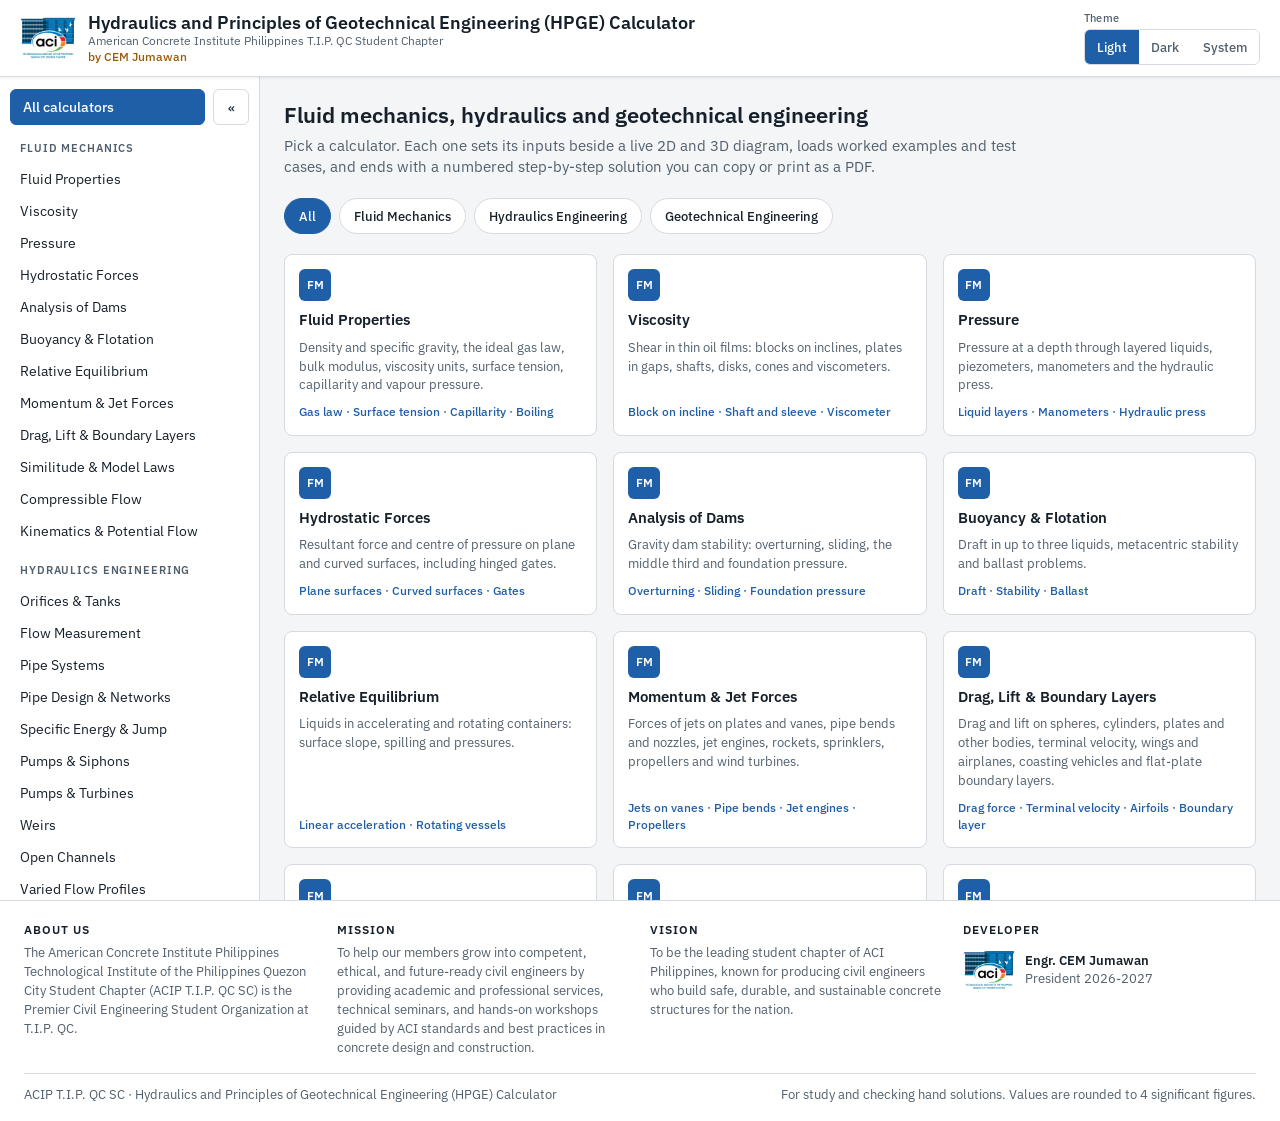
<file: index.html>
<!DOCTYPE html>
<html lang="en" data-theme="light">
<head>
<meta charset="utf-8">
<meta name="viewport" content="width=device-width, initial-scale=1, viewport-fit=cover">
<script>
/* Theme: light by default; the viewer can pick Dark or System (follows the device). */
(function () { var m = 'light'; try { m = localStorage.getItem('fmh.theme') || 'light'; } catch (e) {}
  if (m === 'system') document.documentElement.removeAttribute('data-theme');
  else document.documentElement.setAttribute('data-theme', m === 'dark' ? 'dark' : 'light');
  try { if (localStorage.getItem('fmh.rail') === '1') document.documentElement.classList.add('rail'); } catch (e) {} })();
</script>
<title>Hydraulics and Principles of Geotechnical Engineering (HPGE) Calculator</title>
<meta name="description" content="Fluid mechanics, hydraulics and geotechnical engineering calculators with live diagrams and numbered worked solutions. American Concrete Institute Philippines T.I.P. QC Student Chapter.">
<link rel="icon" type="image/png" href="logo.png">
<link rel="stylesheet" href="fonts.css">
<style>
:root {
  --bg: #F3F5F7; --panel: #FFFFFF; --ink: #16202B; --muted: #52606D; --rule: #D5DBE1;
  --accent: #1F5FA8; --accent-ink: #FFFFFF; --tint: #E8F0FA; --brand: #9A5B00;
  --sans: "IBM Plex Sans", system-ui, sans-serif;
  color-scheme: light;
}
@media (prefers-color-scheme: dark) {
  :root:not([data-theme="light"]) {
    --bg: #0F151C; --panel: #18212B; --ink: #E6EDF3; --muted: #9AA7B4; --rule: #2B3744;
    --accent: #74ACEC; --accent-ink: #0F151C; --tint: #1D2C3D; --brand: #E9B44C; color-scheme: dark;
  }
}
:root[data-theme="dark"] {
  --bg: #0F151C; --panel: #18212B; --ink: #E6EDF3; --muted: #9AA7B4; --rule: #2B3744;
  --accent: #74ACEC; --accent-ink: #0F151C; --tint: #1D2C3D; --brand: #E9B44C; color-scheme: dark;
}
* { box-sizing: border-box; }
html { -webkit-text-size-adjust: 100%; }
html, body { margin: 0; }
body { background: var(--bg); color: var(--ink); font: 15px/1.45 var(--sans); }
button:focus-visible, a:focus-visible { outline: 2px solid var(--accent); outline-offset: 2px; }
[hidden] { display: none !important; }

/* The header, sidebar and calculator fill the first screen; the footer sits below it. */
.shell { display: flex; flex-direction: column; height: 100vh; height: 100dvh; }

/* Header: logo and titles on the left, labelled controls on the right. */
header.top {
  position: relative; z-index: 20; background: var(--panel); border-bottom: 1px solid var(--rule);
  box-shadow: 0 1px 4px rgba(22, 32, 43, .08);
  display: flex; flex-wrap: wrap; gap: 12px 20px; align-items: center; justify-content: space-between;
  padding: 10px max(20px, env(safe-area-inset-right, 0px)) 10px max(20px, env(safe-area-inset-left, 0px));
  padding-top: max(10px, env(safe-area-inset-top, 0px));
}
.brand { display: flex; gap: 12px; align-items: center; min-width: 0; text-decoration: none; color: inherit; }
.brand img { height: 56px; width: 56px; flex: none; object-fit: contain; display: block; }
.brand h1 { margin: 0; font-size: 18px; font-weight: 600; line-height: 1.2; }
.brand p { margin: 0; font-size: 12px; color: var(--muted); line-height: 1.3; }
.brand .by { color: var(--brand); font-weight: 500; }
.ctrls { display: flex; flex-wrap: wrap; gap: 10px 14px; align-items: flex-end; }
.ctrl { display: flex; flex-direction: column; gap: 3px; font-size: 11px; color: var(--muted); font-weight: 500; letter-spacing: .02em; }
.seg { display: inline-flex; border: 1px solid var(--rule); border-radius: 6px; overflow: hidden; height: 36px; }
.seg button { font: 500 13px var(--sans); color: var(--muted); background: var(--panel); border: 0; padding: 0 12px; cursor: pointer; min-width: 44px; }
.seg button:hover { color: var(--ink); }
.seg button[aria-checked="true"] { background: var(--accent); color: var(--accent-ink); }
.btn { font: 500 13px var(--sans); color: var(--ink); background: var(--panel); border: 1px solid var(--rule); border-radius: 6px; height: 36px; padding: 0 12px; cursor: pointer; display: inline-flex; align-items: center; justify-content: center; gap: 6px; white-space: nowrap; }
.btn:hover { border-color: var(--accent); color: var(--accent); }

/* Sidebar: every module, grouped by discipline. */
.body { flex: 1; display: flex; min-height: 0; }
.side { flex: 0 0 260px; background: var(--panel); border-right: 1px solid var(--rule); padding: 12px 10px 20px; overflow-y: auto; }
.sidetop { display: flex; gap: 8px; }
.homeb { flex: 1; justify-content: flex-start; border-color: transparent; font-size: 14px; }
.homeb.on { background: var(--accent); border-color: var(--accent); color: var(--accent-ink); }
.homeb.on:hover { color: var(--accent-ink); }
.railbtn { flex: 0 0 36px; padding: 0; }
.navbtn { display: none; }
.navhead { font-size: 11px; font-weight: 600; letter-spacing: .08em; text-transform: uppercase; color: var(--muted); padding: 16px 10px 6px; }
.navitem { width: 100%; font: 400 14px/1.3 var(--sans); text-align: left; color: var(--ink); background: transparent; border: 0; border-radius: 6px; padding: 6px 10px; min-height: 32px; cursor: pointer; display: flex; align-items: center; }
.navitem:hover { background: var(--tint); }
.navitem.on { background: var(--accent); color: var(--accent-ink); font-weight: 500; }
.railonly { display: none; flex-direction: column; gap: 6px; margin-top: 10px; }
.railic { width: 36px; height: 36px; border-radius: 6px; border: 1px solid var(--rule); background: var(--panel); color: var(--ink); font: 600 11px var(--sans); cursor: pointer; display: flex; align-items: center; justify-content: center; }
.railic:hover { border-color: var(--accent); color: var(--accent); }
.railic.on { background: var(--accent); border-color: var(--accent); color: var(--accent-ink); }
html.rail .side { flex-basis: 57px; padding-inline: 10px; }
html.rail .side .navlist, html.rail .side .homeb { display: none; }
html.rail .side .railonly { display: flex; }

/* Main area: the home page of cards, or one calculator. */
main.main { flex: 1; position: relative; min-width: 0; }
main iframe { position: absolute; inset: 0; width: 100%; height: 100%; border: 0; display: block; background: var(--bg); }
.home { position: absolute; inset: 0; overflow-y: auto; padding: 24px; }
.home .h2 { margin: 0; font-size: 22px; font-weight: 600; line-height: 1.25; }
.home .lead { margin: 6px 0 0; max-width: 760px; color: var(--muted); }
.pills { display: flex; flex-wrap: wrap; gap: 8px; margin: 20px 0; }
.pillbtn { font: 500 13px var(--sans); color: var(--ink); background: var(--panel); border: 1px solid var(--rule); border-radius: 18px; height: 36px; padding: 0 14px; cursor: pointer; }
.pillbtn:hover { border-color: var(--accent); }
.pillbtn[aria-pressed="true"] { background: var(--accent); border-color: var(--accent); color: var(--accent-ink); }
.grid { display: grid; grid-template-columns: repeat(auto-fill, minmax(240px, 1fr)); gap: 16px; }
.mcard { display: flex; flex-direction: column; gap: 8px; text-align: left; font: inherit; color: var(--ink); background: var(--panel); border: 1px solid var(--rule); border-radius: 8px; padding: 14px; cursor: pointer; min-height: 150px; }
.mcard:hover { border-color: var(--accent); }
.mc-ic { width: 32px; height: 32px; border-radius: 6px; background: var(--accent); color: var(--accent-ink); font-size: 12px; font-weight: 600; display: flex; align-items: center; justify-content: center; }
.mc-t { font-weight: 600; font-size: 15px; }
.mc-d { font-size: 13px; color: var(--muted); }
.mc-f { font-size: 12px; color: var(--accent); font-weight: 500; margin-top: auto; }

/* Footer */
footer.foot { border-top: 1px solid var(--rule); background: var(--panel); color: var(--muted); font-size: 13px;
  padding: 20px max(24px, env(safe-area-inset-right, 0px)) calc(16px + env(safe-area-inset-bottom, 0px)) max(24px, env(safe-area-inset-left, 0px)); }
.footgrid { display: grid; grid-template-columns: repeat(auto-fit, minmax(220px, 1fr)); gap: 20px; }
.foot h2 { margin: 0 0 6px; font-size: 12px; font-weight: 600; letter-spacing: .08em; text-transform: uppercase; color: var(--ink); }
.foot p { margin: 0; }
.foot .dev { display: flex; gap: 10px; align-items: center; }
.foot .dev img { height: 52px; width: 52px; object-fit: contain; }
.foot .dev strong { color: var(--ink); font-weight: 600; }
.footbase { border-top: 1px solid var(--rule); margin-top: 16px; padding-top: 12px; display: flex; flex-wrap: wrap; gap: 6px 24px; justify-content: space-between; }

/* Phones and narrow tablets: the page scrolls as one; the module list opens from a button. */
@media (max-width: 820px) {
  .shell { height: auto; min-height: 100dvh; }
  header.top { padding: 10px max(12px, env(safe-area-inset-right, 0px)) 10px max(12px, env(safe-area-inset-left, 0px)); padding-top: max(10px, env(safe-area-inset-top, 0px)); }
  .brand img { height: 44px; width: 44px; }
  .brand h1 { font-size: 16px; }
  .body { flex-direction: column; flex: none; }
  .side, html.rail .side { flex: none; border-right: 0; border-bottom: 1px solid var(--rule); padding: 10px max(12px, env(safe-area-inset-right, 0px)) 10px max(12px, env(safe-area-inset-left, 0px)); overflow: visible; }
  html.rail .side .homeb { display: inline-flex; }
  html.rail .side .railonly, .railbtn { display: none; }
  .navbtn { display: inline-flex; }
  .navlist, html.rail .side .navlist { display: none; }
  .side.navopen .navlist { display: block; }
  .btn, .seg, .pillbtn { height: 44px; }
  .seg button { min-width: 48px; }
  .navitem { min-height: 44px; }
  .homeb { border-color: var(--rule); }
  main.main { flex: none; }
  .home { position: static; padding: 16px max(16px, env(safe-area-inset-right, 0px)) 24px max(16px, env(safe-area-inset-left, 0px)); }
  /* The solver frame is sized to its whole content (see fit below), so the page scrolls as one and
     the footer follows the solver. A swipe inside a frame never scrolls the page on iOS or Android. */
  main iframe { position: static; height: 80vh; height: 80dvh; }
  footer.foot { padding-inline: max(16px, env(safe-area-inset-left, 0px)); }
}
</style>
</head>
<body>
<div class="shell">
<header class="top">
  <a class="brand" href="#" id="brandLink">
    <img src="logo.png" width="56" height="56" alt="ACI Philippines T.I.P. Quezon City Student Chapter logo">
    <div>
      <h1>Hydraulics and Principles of Geotechnical Engineering (HPGE) Calculator</h1>
      <p>American Concrete Institute Philippines T.I.P. QC Student Chapter</p>
      <p class="by">by CEM Jumawan</p>
    </div>
  </a>
  <div class="ctrls">
    <div class="ctrl"><span id="themeLbl">Theme</span>
      <div class="seg theme" role="radiogroup" aria-labelledby="themeLbl">
        <button type="button" role="radio" data-mode="light" aria-checked="false" title="Light theme">Light</button><button type="button" role="radio" data-mode="dark" aria-checked="false" title="Dark theme">Dark</button><button type="button" role="radio" data-mode="system" aria-checked="false" title="Follow the device setting">System</button>
      </div>
    </div>
  </div>
</header>
<div class="body">
  <nav class="side" id="side" aria-label="Calculators">
    <div class="sidetop">
      <button type="button" class="btn homeb" id="homeBtn">All calculators</button>
      <button type="button" class="btn navbtn" id="navBtn" aria-expanded="false" aria-controls="navlist">Modules</button>
      <button type="button" class="btn railbtn" id="railBtn" title="Collapse the sidebar" aria-label="Collapse the sidebar">«</button>
    </div>
    <div class="navlist" id="navlist"></div>
    <div class="railonly" id="railonly"></div>
  </nav>
  <main class="main" id="main">
    <section class="home" id="home" aria-labelledby="homeTitle" hidden>
      <h2 class="h2" id="homeTitle">Fluid mechanics, hydraulics and geotechnical engineering</h2>
      <p class="lead">Pick a calculator. Each one sets its inputs beside a live 2D and 3D diagram, loads worked examples and test cases, and ends with a numbered step-by-step solution you can copy or print as a PDF.</p>
      <div class="pills" id="pills" role="group" aria-label="Filter by discipline"></div>
      <div class="grid" id="cards"></div>
    </section>
    <iframe id="pane-fm" title="Fluid Mechanics solver" data-src="fm/index.html" hidden></iframe>
    <iframe id="pane-hyd" title="Hydraulics Engineering solver" data-src="hyd/index.html" hidden></iframe>
    <iframe id="pane-geo" title="Geotechnical Engineering solver" data-src="geo/index.html" hidden></iframe>
  </main>
</div>
</div>
<footer class="foot">
  <div class="footgrid">
    <section><h2>About Us</h2><p>The American Concrete Institute Philippines Technological Institute of the Philippines Quezon City Student Chapter (ACIP T.I.P. QC SC) is the Premier Civil Engineering Student Organization at T.I.P. QC.</p></section>
    <section><h2>Mission</h2><p>To help our members grow into competent, ethical, and future-ready civil engineers by providing academic and professional services, technical seminars, and hands-on workshops guided by ACI standards and best practices in concrete design and construction.</p></section>
    <section><h2>Vision</h2><p>To be the leading student chapter of ACI Philippines, known for producing civil engineers who build safe, durable, and sustainable concrete structures for the nation.</p></section>
    <section><h2>Developer</h2><div class="dev"><img src="logo.png" width="52" height="52" alt=""><p><strong>Engr. CEM Jumawan</strong><br>President 2026-2027</p></div></section>
  </div>
  <div class="footbase">
    <span>ACIP T.I.P. QC SC · Hydraulics and Principles of Geotechnical Engineering (HPGE) Calculator</span>
    <span>For study and checking hand solutions. Values are rounded to 4 significant figures.</span>
  </div>
</footer>
<noscript><p style="padding:16px">This calculator needs JavaScript to run.</p></noscript>
<script>
(function () {
  'use strict';
  // Every module, in the order of each solver's own module list (the sidebar clicks the solver's
  // n-th module tab, so this order must match fm/app.js, hyd/app.js and geo/app.js).
  var DISC = [
    { id: 'fm', name: 'Fluid Mechanics', ic: 'FM', mods: [
      ['Fluid Properties', 'Density and specific gravity, the ideal gas law, bulk modulus, viscosity units, surface tension, capillarity and vapour pressure.', 'Gas law · Surface tension · Capillarity · Boiling'],
      ['Viscosity', 'Shear in thin oil films: blocks on inclines, plates in gaps, shafts, disks, cones and viscometers.', 'Block on incline · Shaft and sleeve · Viscometer'],
      ['Pressure', 'Pressure at a depth through layered liquids, piezometers, manometers and the hydraulic press.', 'Liquid layers · Manometers · Hydraulic press'],
      ['Hydrostatic Forces', 'Resultant force and centre of pressure on plane and curved surfaces, including hinged gates.', 'Plane surfaces · Curved surfaces · Gates'],
      ['Analysis of Dams', 'Gravity dam stability: overturning, sliding, the middle third and foundation pressure.', 'Overturning · Sliding · Foundation pressure'],
      ['Buoyancy & Flotation', 'Draft in up to three liquids, metacentric stability and ballast problems.', 'Draft · Stability · Ballast'],
      ['Relative Equilibrium', 'Liquids in accelerating and rotating containers: surface slope, spilling and pressures.', 'Linear acceleration · Rotating vessels'],
      ['Momentum & Jet Forces', 'Forces of jets on plates and vanes, pipe bends and nozzles, jet engines, rockets, sprinklers, propellers and wind turbines.', 'Jets on vanes · Pipe bends · Jet engines · Propellers'],
      ['Drag, Lift & Boundary Layers', 'Drag and lift on spheres, cylinders, plates and other bodies, terminal velocity, wings and airplanes, coasting vehicles and flat-plate boundary layers.', 'Drag force · Terminal velocity · Airfoils · Boundary layer'],
      ['Similitude & Model Laws', 'Froude, Reynolds, Weber and Mach model laws: model speeds, scale ratios and prototype forces, discharges, power and times.', 'Froude law · Reynolds law · Scale ratios'],
      ['Compressible Flow', 'Gas processes, speed of sound and Mach number, isentropic flow, nozzles and choking, shocks and expansion waves, Fanno, Rayleigh and isothermal pipe flow, Pitot tubes.', 'Mach number · Nozzles · Shocks · Fanno · Rayleigh'],
      ['Kinematics & Potential Flow', 'Velocity fields, stream functions and potentials: acceleration, rotation, continuity, particle paths, Bernoulli between points, and ideal flows past half-bodies, ovals, cylinders and vortices.', 'Velocity fields · ψ and φ · Superposition · Vortices']
    ] },
    { id: 'hyd', name: 'Hydraulics Engineering', ic: 'HY', mods: [
      ['Orifices & Tanks', 'Flow through orifices and tubes, tank draining times, and two connected tanks.', 'Steady flow · Draining · Two tanks'],
      ['Flow Measurement', 'Bernoulli between two sections, Venturi, flow-nozzle and orifice meters, nozzles at pipe ends and Pitot tubes.', 'Venturi · Orifice meter · Nozzle · Pitot tube'],
      ['Pipe Systems', 'Head losses and flows in single, series and parallel pipes, three reservoirs and equivalent pipes.', 'Darcy · Hazen-Williams · Manning · Three reservoirs'],
      ['Pipe Design & Networks', 'Solve a pipe or duct for head loss, discharge or size (Darcy, Moody/Colebrook, Hazen-Williams, Manning, laminar flow), and pipe networks by Hardy Cross.', 'Find Q or D · Ducts · Laminar · Hardy Cross'],
      ['Specific Energy & Jump', 'Critical and alternate depths, choking over steps, hydraulic jumps and sluice gates.', 'Specific energy · Hydraulic jump · Sluice gate'],
      ['Pumps & Siphons', 'The energy equation with pumps and turbines, siphon summit pressure and nozzle jet power.', 'Pump · Turbine · Siphon · Nozzle'],
      ['Pumps & Turbines', 'Specific speed and machine constants, similar pumps and turbines, Pelton wheels, impeller velocity triangles, pump and system curves, cavitation and propellers.', 'Specific speed · Affinity laws · Pelton wheel · Operating point'],
      ['Weirs', 'Discharge over rectangular, V-notch, Cipolletti and broad-crested weirs, or the head for a given flow.', 'Rectangular · V-notch · Broad-crested · Reservoir lowering'],
      ['Open Channels', 'Manning uniform flow: discharge, normal depth, slope and the most efficient section.', 'Normal depth · Best section · Circular conduits'],
      ['Varied Flow Profiles', 'Gradually varied flow by the step method: water surface profiles (M1, M2, S2, H3 ...), lengths between depths, Manning n or discharge from two depths, and reservoir outflow into a channel.', 'Step method · Profile type · Find n or Q'],
      ['Water Hammer', 'Pressure rise from valve closure, wave celerity and pipe hoop stress, with an animated surge.', 'Rapid closure · Slow closure · Hoop stress'],
      ['Surges & Flood Routing', 'Unsteady flow: time to establish flow, U-tube and tank oscillations, surge tanks after load changes, and reservoir and channel flood routing.', 'Surge tank · Mass oscillation · Modified Puls · Muskingum']
    ] },
    { id: 'geo', name: 'Geotechnical Engineering', ic: 'GE', mods: [
      ['Permeability & Seepage', 'Constant and falling head tests, layered soil and computed flow nets under sheet piles and dams.', 'Lab tests · Layered soil · Flow nets'],
      ['Effective Stress', 'Total stress, pore pressure and effective stress through a layered profile, with capillarity and seepage.', 'Soil profile · Capillary rise · Seepage'],
      ['Stresses in Soil', 'Boussinesq stress increase under point, line, strip, circular and rectangular loads, and the 2:1 method.', 'Point and line loads · Footings · Pressure bulbs'],
      ['Consolidation', 'Primary settlement of normally and over-consolidated clays, time rate and secondary compression.', 'Settlement · Time rate · Secondary compression'],
      ['Shear Strength', 'Mohr circles, Mohr–Coulomb failure, direct shear, triaxial and unconfined compression tests.', 'Mohr circle · Direct shear · Triaxial'],
      ['Lateral Earth Pressure & Retaining Walls', 'Rankine and Coulomb earth pressures, and the stability of cantilever and gravity retaining walls.', 'Rankine · Coulomb · Wall stability'],
      ['Slope Stability', 'Infinite slopes, Culmann plane failure and the method of slices (Fellenius and Bishop).', 'Infinite slope · Culmann · Method of slices']
    ] }
  ];
  var byId = {}; DISC.forEach(function (d) { byId[d.id] = d; });
  function el(tag, cls, text) { var e = document.createElement(tag); if (cls) e.className = cls; if (text != null) e.textContent = text; return e; }
  function frame(id) { return document.getElementById('pane-' + id); }
  function frames() { return DISC.map(function (d) { return frame(d.id); }); }

  var S = { view: 'home', disc: null, pending: {}, filter: 'all' };
  var side = document.getElementById('side'), navBtn = document.getElementById('navBtn');

  // ---- Sidebar, rail and home cards ----
  var navlist = document.getElementById('navlist'), railonly = document.getElementById('railonly');
  var items = {};
  DISC.forEach(function (d) {
    navlist.append(el('div', 'navhead', d.name));
    items[d.id] = d.mods.map(function (m, i) {
      var b = el('button', 'navitem', m[0]); b.type = 'button';
      b.addEventListener('click', function () { open(d.id, i); });
      navlist.append(b); return b;
    });
    var r = el('button', 'railic', d.ic); r.type = 'button'; r.dataset.disc = d.id; r.title = d.name; r.setAttribute('aria-label', d.name);
    r.addEventListener('click', function () { open(d.id, null); });
    railonly.append(r);
  });
  var railHome = el('button', 'railic', '⌂'); railHome.type = 'button'; railHome.title = 'All calculators'; railHome.setAttribute('aria-label', 'All calculators');
  railHome.addEventListener('click', function () { showHome(); });
  railonly.prepend(railHome);

  var pills = document.getElementById('pills'), cards = document.getElementById('cards');
  [['all', 'All']].concat(DISC.map(function (d) { return [d.id, d.name]; })).forEach(function (p) {
    var b = el('button', 'pillbtn', p[1]); b.type = 'button'; b.dataset.f = p[0];
    b.addEventListener('click', function () { S.filter = p[0]; drawCards(); });
    pills.append(b);
  });
  function drawCards() {
    Array.prototype.forEach.call(pills.children, function (b) { b.setAttribute('aria-pressed', b.dataset.f === S.filter ? 'true' : 'false'); });
    cards.innerHTML = '';
    DISC.forEach(function (d) {
      if (S.filter !== 'all' && S.filter !== d.id) return;
      d.mods.forEach(function (m, i) {
        var c = el('button', 'mcard'); c.type = 'button';
        var ic = el('span', 'mc-ic', d.ic); ic.title = d.name;
        c.append(ic, el('span', 'mc-t', m[0]), el('span', 'mc-d', m[1]), el('span', 'mc-f', m[2]));
        c.addEventListener('click', function () { open(d.id, i); });
        cards.append(c);
      });
    });
  }
  drawCards();

  document.getElementById('homeBtn').addEventListener('click', function () { showHome(); });
  document.getElementById('brandLink').addEventListener('click', function (e) { e.preventDefault(); showHome(); });
  navBtn.addEventListener('click', function () { setNav(!side.classList.contains('navopen')); });
  function setNav(on) { side.classList.toggle('navopen', on); navBtn.setAttribute('aria-expanded', on ? 'true' : 'false'); navBtn.textContent = on ? 'Hide modules' : 'Modules'; }
  var railBtn = document.getElementById('railBtn');
  function setRail(on, save) {
    document.documentElement.classList.toggle('rail', on);
    railBtn.textContent = on ? '»' : '«';
    railBtn.title = on ? 'Expand the sidebar' : 'Collapse the sidebar'; railBtn.setAttribute('aria-label', railBtn.title);
    if (save) { try { localStorage.setItem('fmh.rail', on ? '1' : '0'); } catch (e) {} }
    frames().forEach(function (fr) { try { if (!fr.hidden && fr.contentWindow) fr.contentWindow.dispatchEvent(new Event('resize')); } catch (e) {} });
  }
  railBtn.addEventListener('click', function () { setRail(!document.documentElement.classList.contains('rail'), true); });
  setRail(document.documentElement.classList.contains('rail'), false);

  // ---- Theme: Light (default), Dark, or System (follows the device) ----
  var THEME_KEY = 'fmh.theme';
  var modeBtns = Array.prototype.slice.call(document.querySelectorAll('.theme button'));
  function themeMode() { var m = null; try { m = localStorage.getItem(THEME_KEY); } catch (e) {} return (m === 'dark' || m === 'system') ? m : 'light'; }
  function setTheme(m, save) {
    var de = document.documentElement;
    if (m === 'system') de.removeAttribute('data-theme'); else de.setAttribute('data-theme', m);
    modeBtns.forEach(function (b) { var on = b.dataset.mode === m; b.setAttribute('aria-checked', on ? 'true' : 'false'); b.tabIndex = on ? 0 : -1; });
    if (save) { try { localStorage.setItem(THEME_KEY, m); } catch (e) {} }
  }
  modeBtns.forEach(function (b, i) {
    b.addEventListener('click', function () { setTheme(b.dataset.mode, true); });
    b.addEventListener('keydown', function (e) {
      if (e.key !== 'ArrowRight' && e.key !== 'ArrowLeft') return;
      e.preventDefault();
      var n = modeBtns[(i + (e.key === 'ArrowRight' ? 1 : modeBtns.length - 1)) % modeBtns.length];
      n.focus(); setTheme(n.dataset.mode, true);
    });
  });
  setTheme(themeMode(), false);

  // Pass the page theme (light/dark override) to the embedded solvers.
  function syncTheme(fr) {
    try {
      var d = fr.contentDocument && fr.contentDocument.documentElement; if (!d) return;
      var t = document.documentElement.getAttribute('data-theme');
      if (t) d.setAttribute('data-theme', t); else d.removeAttribute('data-theme');
    } catch (e) {}
  }
  new MutationObserver(function () { frames().forEach(syncTheme); })
    .observe(document.documentElement, { attributes: true, attributeFilter: ['data-theme'] });

  // ---- Phones: grow the visible solver frame to its content, so the page scrolls as one ----
  var phone = window.matchMedia('(max-width: 820px)');
  function fit(fr) {
    try {
      var d = fr.contentDocument; if (!d || !d.documentElement || !d.body) return;
      // The solvers size some panels with vh; inside a content-sized frame that would track the
      // frame, so hand them the phone's own viewport height instead.
      d.documentElement.style.setProperty('--vh', (window.innerHeight / 100) + 'px');
      if (!phone.matches) { fr.style.height = ''; return; }
      if (fr.hidden) return;
      var h = Math.ceil(d.documentElement.getBoundingClientRect().height);
      if (h > 0 && Math.abs(h - fr.offsetHeight) > 1) fr.style.height = h + 'px';
    } catch (e) {}
  }
  function fitFrames() { frames().forEach(fit); }
  window.addEventListener('resize', fitFrames);
  if (phone.addEventListener) phone.addEventListener('change', fitFrames); else if (phone.addListener) phone.addListener(fitFrames);

  // ---- The solver's own module tabs (hidden inside this page) drive which module shows ----
  function tabsOf(id) { try { var d = frame(id).contentDocument; return d ? d.querySelectorAll('#tabs button') : []; } catch (e) { return []; } }
  function activeOf(id) { var t = tabsOf(id); for (var i = 0; i < t.length; i++) if (t[i].getAttribute('aria-selected') === 'true') return i; return -1; }
  function pick(id, i) { var t = tabsOf(id); if (t[i] && t[i].getAttribute('aria-selected') !== 'true') t[i].click(); }
  function watch(fr, id) {
    try {
      var w = fr.contentWindow, d = fr.contentDocument;
      if (!w || !d || fr._watched === d) return;
      fr._watched = d;
      if (w.ResizeObserver) new w.ResizeObserver(function () { fit(fr); }).observe(d.body);
      var tabs = d.getElementById('tabs');
      if (tabs) new w.MutationObserver(refresh).observe(tabs, { childList: true, subtree: true, attributes: true, attributeFilter: ['aria-selected'] });
      fit(fr);
    } catch (e) {}
  }

  function refresh() {
    var mod = S.view === 'calc' ? activeOf(S.disc) : -1;
    DISC.forEach(function (d) { items[d.id].forEach(function (b, i) { b.classList.toggle('on', d.id === S.disc && i === mod && S.view === 'calc'); }); });
    Array.prototype.forEach.call(railonly.children, function (b) { b.classList.toggle('on', S.view === 'calc' ? b.dataset.disc === S.disc : b === railHome); });
    document.getElementById('homeBtn').classList.toggle('on', S.view === 'home');
    var hash = S.view === 'calc' ? '#' + S.disc + (mod >= 0 ? '/' + (mod + 1) : '') : '';
    if (location.hash !== hash) { try { history.replaceState(null, '', hash || location.pathname + location.search); } catch (e) {} }
    var m = mod >= 0 && byId[S.disc] ? byId[S.disc].mods[mod] : null;
    document.title = (m ? m[0] + ' · ' : '') + 'Hydraulics and Principles of Geotechnical Engineering (HPGE) Calculator';
  }

  function showHome() {
    S.view = 'home'; S.disc = null;
    document.getElementById('home').hidden = false;
    frames().forEach(function (fr) { fr.hidden = true; });
    setNav(false); refresh();
  }

  // Open a discipline at module i (0-based), or at whichever module it last showed (i = null).
  function open(id, i) {
    if (!byId[id]) id = 'fm';
    S.view = 'calc'; S.disc = id;
    document.getElementById('home').hidden = true;
    frames().forEach(function (fr) {
      var on = fr.id === 'pane-' + id;
      if (on && !fr.getAttribute('src')) {
        fr.addEventListener('load', function () {
          syncTheme(fr); watch(fr, id);
          if (S.pending[id] != null) { pick(id, S.pending[id]); S.pending[id] = null; }
          refresh();
        });
        fr.setAttribute('src', fr.dataset.src);
      }
      fr.hidden = !on;
      if (on) { try { fr.contentWindow && fr.contentWindow.dispatchEvent(new Event('resize')); } catch (e) {} fit(fr); }
    });
    if (i != null) { if (tabsOf(id).length) pick(id, i); else S.pending[id] = i; }
    setNav(false); refresh();
    if (phone.matches) { var mtop = document.getElementById('main').getBoundingClientRect().top; if (mtop < 0) window.scrollBy(0, mtop); }
  }

  // The solvers hand generated PDFs to this page, which owns the viewer's download permission.
  // The PDF arrives as a Blob made inside the solver's frame; copy it into a Blob of this page
  // first, because the viewer's save call does not accept objects from another frame.
  window.FMH_save = async function (filename, blob) {
    var d = null;
    try { if (window.claude && typeof window.claude.use === 'function') d = await window.claude.use('downloads'); } catch (e) { d = null; }
    if (!d) return { status: 'none' };
    var buf = await blob.arrayBuffer();
    var tries = [
      function () { return new Blob([new Uint8Array(buf)], { type: 'application/pdf' }); },
      function () { var u = new Uint8Array(buf.byteLength); u.set(new Uint8Array(buf)); return u.buffer; }
    ];
    var code = 'unavailable';
    for (var i = 0; i < tries.length; i++) {
      try { await d.save({ filename: filename, data: tries[i]() }); return { status: 'saved' }; }
      catch (e) {
        code = (e && e.code) || 'unavailable';
        if (code === 'declined' || code === 'rate_limited') return { status: 'declined', code: code };
        if (code !== 'bad_request' && code !== 'transform_error') break;
      }
    }
    return { status: 'failed', code: code };
  };

  // Last resort: a plain download link clicked from this page.
  window.FMH_link = function (filename, blob) {
    try {
      var url = URL.createObjectURL(new Blob([blob], { type: 'application/pdf' }));
      var a = document.createElement('a'); a.href = url; a.download = filename; a.rel = 'noopener';
      document.body.appendChild(a); a.click(); a.remove();
      setTimeout(function () { URL.revokeObjectURL(url); }, 60000);
      return true;
    } catch (e) { return false; }
  };

  // Start: #fm, #hyd or #geo open that discipline, #hyd/3 opens its third module; otherwise the home page.
  function route() {
    var m = /^#(fm|hyd|geo)(?:\/(\d+))?$/.exec(location.hash || '');
    if (m) open(m[1], m[2] ? Math.max(0, Math.min(byId[m[1]].mods.length, +m[2]) - 1) : null);
    else showHome();
  }
  window.addEventListener('hashchange', route);
  route();
})();
</script>
</body>
</html>
</file>
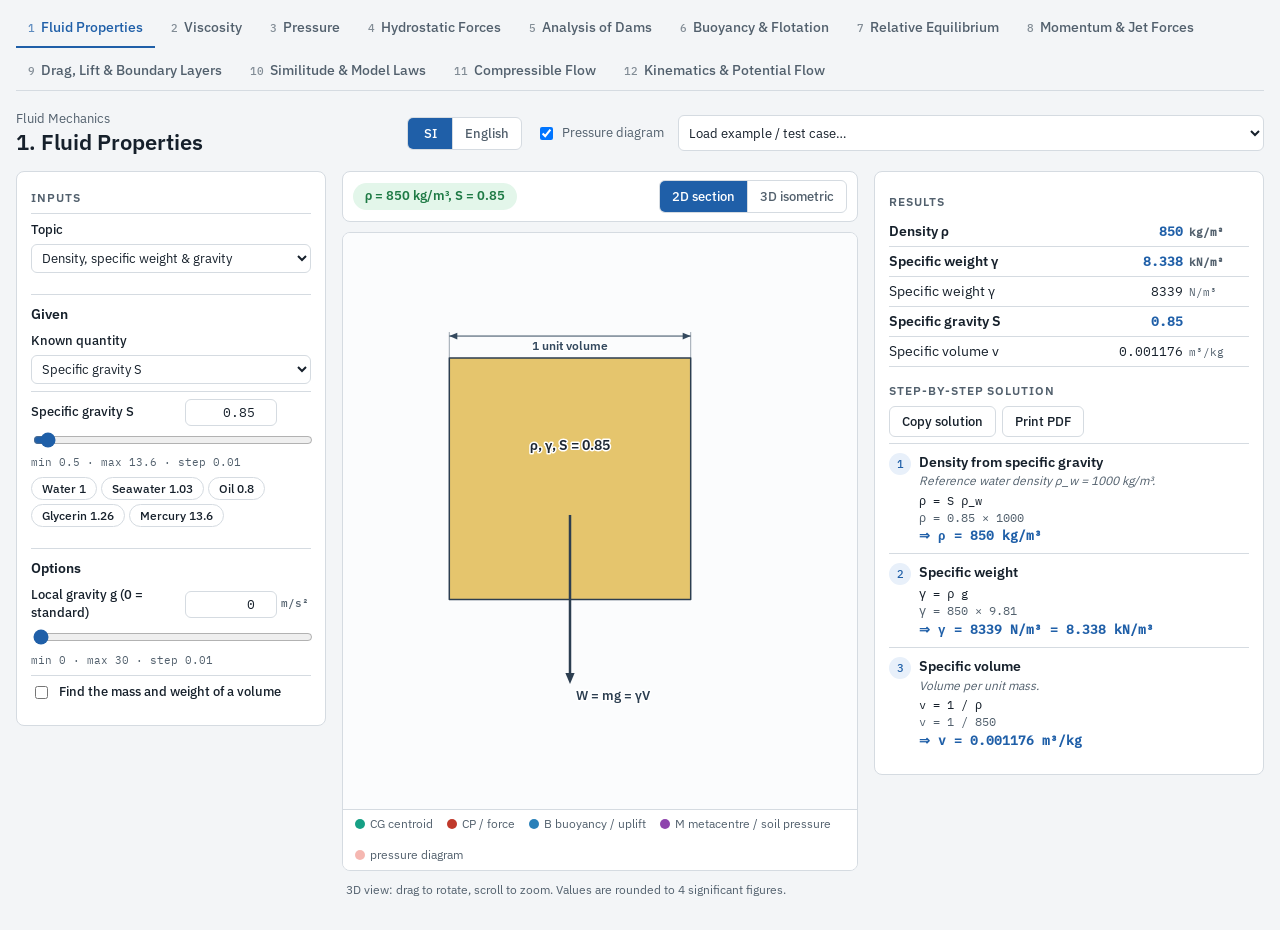
<file: fm/index.html>
<!DOCTYPE html>
<html lang="en">
<head>
  <meta charset="utf-8">
<script>
/* Theme from the main page (light by default); when opened on its own, from the saved choice. */
(function () { var de = document.documentElement, m = 'light';
  try { if (window.parent !== window) { var p = window.parent.document.documentElement; de.classList.add('embedded'); m = p.hasAttribute('data-theme') ? p.getAttribute('data-theme') : 'system'; } else { m = localStorage.getItem('fmh.theme') || 'light'; } } catch (e) {}
  if (m === 'system') de.removeAttribute('data-theme'); else de.setAttribute('data-theme', m === 'dark' ? 'dark' : 'light'); })();
</script>
  <meta name="viewport" content="width=device-width, initial-scale=1">
  <title>Fluid Mechanics</title>
  <link rel="stylesheet" href="../fonts.css">
  <link rel="stylesheet" href="styles.css">
  <link rel="stylesheet" href="../skin.css">
</head>
<body>
<div class="wrap">
  <nav class="tabs" id="tabs" role="tablist" aria-label="Modules"></nav>
  <div class="bar">
    <div class="ttl"><div class="crumb">Fluid Mechanics</div><h2 id="modTitle">Module</h2></div>
    <div class="seg" role="group" aria-label="Units">
      <button type="button" id="uSI" aria-pressed="true">SI</button><button type="button" id="uEN" aria-pressed="false">English</button>
    </div>
    <label class="tog"><input type="checkbox" id="showP" checked> Pressure diagram</label>
    <select id="examples" aria-label="Load example"></select>
  </div>
  <main class="layout">
    <aside class="panel" id="controlsPanel" aria-label="Inputs">
      <div class="ph">Inputs</div>
      <div id="controls"></div>
    </aside>
    <section id="center">
      <div class="panel anim">
        <div id="statusPill" class="pill"></div>
        <div class="seg" id="viewSeg" role="group" aria-label="Diagram view">
          <button type="button" data-v="2d" class="on" aria-pressed="true">2D section</button><button type="button" data-v="3d" aria-pressed="false">3D isometric</button>
        </div>
        <button type="button" id="resetIso" class="btn small" hidden>Reset to isometric</button>
      </div>
      <div class="panel cv">
        <div class="canvas-wrap">
          <svg id="svg2d" xmlns="http://www.w3.org/2000/svg"></svg>
          <canvas id="cv3d" hidden></canvas>
        </div>
        <div class="legend">
          <span><i style="background:#16a085"></i>CG centroid</span>
          <span><i style="background:#c0392b"></i>CP / force</span>
          <span><i style="background:#2980b9"></i>B buoyancy / uplift</span>
          <span><i style="background:#8e44ad"></i>M metacentre / soil pressure</span>
          <span><i style="background:#e74c3c;opacity:.4"></i>pressure diagram</span>
        </div>
      </div>
      <div class="hint">3D view: drag to rotate, scroll to zoom. Values are rounded to 4 significant figures.</div>
    </section>
    <aside class="panel" id="right" aria-label="Results and solution">
      <div id="msgs"></div>
      <div class="ph">Results</div>
      <table class="results" id="results"></table>
      <div class="stephead">
        <div class="ph" style="margin:0">Step-by-step solution</div>
        <div class="btns"><button type="button" class="copy" id="copySol">Copy solution</button><button type="button" class="copy" id="pdfSol">Print PDF</button></div>
      </div>
      <ol class="steps" id="steps"></ol>
    </aside>
  </main>
</div>
  <script src="../vendor/html2canvas.min.js"></script>
  <script src="../vendor/jspdf.umd.min.js"></script>
  <script src="../report.js"></script>
  <script src="physics.js"></script>
  <script src="physics2.js"></script>
  <script src="physProps.js"></script>
  <script src="physStat.js"></script>
  <script src="physGate.js"></script>
  <script src="physMom.js"></script>
  <script src="physDrag.js"></script>
  <script src="physComp.js"></script>
  <script src="physKin.js"></script>
  <script src="ui.js"></script>
  <script src="iso3d.js"></script>
  <script src="scene.js"></script>
  <script src="mod1.js"></script>
  <script src="mod2.js"></script>
  <script src="mod3.js"></script>
  <script src="modV.js"></script>
  <script src="modP.js"></script>
  <script src="modD.js"></script>
  <script src="modF.js"></script>
  <script src="modJ.js"></script>
  <script src="modK.js"></script>
  <script src="modS.js"></script>
  <script src="modC.js"></script>
  <script src="modN.js"></script>
  <script src="statX.js"></script>
  <script src="statY.js"></script>
  <script src="app.js"></script>
</body>
</html>
</file>
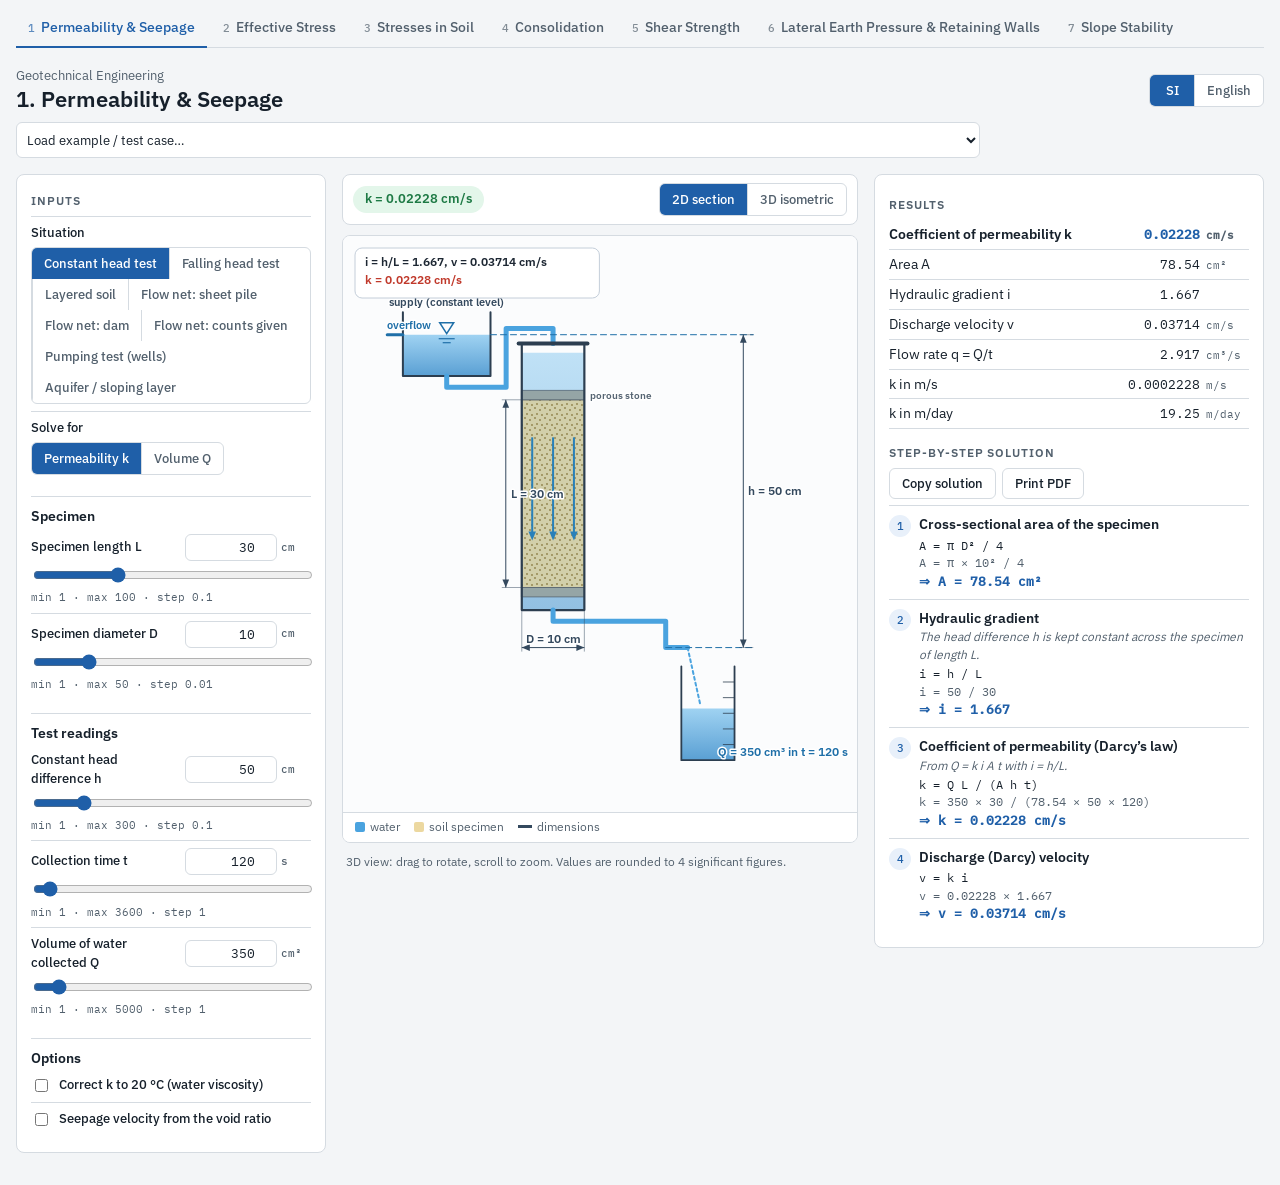
<file: geo/index.html>
<!DOCTYPE html>
<html lang="en">
<head>
  <meta charset="utf-8">
<script>
/* Theme from the main page (light by default); when opened on its own, from the saved choice. */
(function () { var de = document.documentElement, m = 'light';
  try { if (window.parent !== window) { var p = window.parent.document.documentElement; de.classList.add('embedded'); m = p.hasAttribute('data-theme') ? p.getAttribute('data-theme') : 'system'; } else { m = localStorage.getItem('fmh.theme') || 'light'; } } catch (e) {}
  if (m === 'system') de.removeAttribute('data-theme'); else de.setAttribute('data-theme', m === 'dark' ? 'dark' : 'light'); })();
</script>
  <meta name="viewport" content="width=device-width, initial-scale=1">
  <title>Geotechnical Engineering</title>
  <link rel="stylesheet" href="../fonts.css">
  <link rel="stylesheet" href="../fm/styles.css">
  <link rel="stylesheet" href="styles.css">
  <link rel="stylesheet" href="../skin.css">
</head>
<body>
<div class="wrap">
  <nav class="tabs" id="tabs" role="tablist" aria-label="Modules"></nav>
  <div class="bar">
    <div class="ttl"><div class="crumb">Geotechnical Engineering</div><h2 id="modTitle">Module</h2></div>
    <div class="seg" role="group" aria-label="Units">
      <button type="button" id="uSI" aria-pressed="true">SI</button><button type="button" id="uEN" aria-pressed="false">English</button>
    </div>
    <label class="tog" id="showPWrap"><input type="checkbox" id="showP" checked> <span id="showPLabel">Pressure diagram</span></label>
    <select id="examples" aria-label="Load example"></select>
  </div>
  <main class="layout">
    <aside class="panel" id="controlsPanel" aria-label="Inputs">
      <div class="ph">Inputs</div>
      <div id="controls"></div>
    </aside>
    <section id="center">
      <div class="panel anim">
        <div id="statusPill" class="pill"></div>
        <div class="seg" id="viewSeg" role="group" aria-label="Diagram view">
          <button type="button" data-v="2d" class="on" aria-pressed="true">2D section</button><button type="button" data-v="3d" aria-pressed="false">3D isometric</button>
        </div>
        <button type="button" id="resetIso" class="btn small" hidden>Reset to isometric</button>
      </div>
      <div class="panel cv">
        <div class="canvas-wrap">
          <svg id="svg2d" xmlns="http://www.w3.org/2000/svg"></svg>
          <canvas id="cv3d" hidden></canvas>
        </div>
        <div class="legend" id="legend"></div>
      </div>
      <div class="panel cv" id="plotPanel" hidden>
        <div class="plot-wrap"><svg id="svgPlot" xmlns="http://www.w3.org/2000/svg"></svg></div>
      </div>
      <div class="hint" id="hint">3D view: drag to rotate, scroll to zoom. Values are rounded to 4 significant figures.</div>
    </section>
    <aside class="panel" id="right" aria-label="Results and solution">
      <div id="msgs"></div>
      <div class="ph">Results</div>
      <table class="results" id="results"></table>
      <div class="stephead">
        <div class="ph" style="margin:0">Step-by-step solution</div>
        <div class="btns"><button type="button" class="copy" id="copySol">Copy solution</button><button type="button" class="copy" id="pdfSol">Print PDF</button></div>
      </div>
      <ol class="steps" id="steps"></ol>
    </aside>
  </main>
</div>
  <script src="../vendor/html2canvas.min.js"></script>
  <script src="../vendor/jspdf.umd.min.js"></script>
  <script src="../report.js"></script>
  <script src="core.js"></script>
  <script src="seep.js"></script>
  <script src="phase.js"></script>
  <script src="es.js"></script>
  <script src="stress.js"></script>
  <script src="cons.js"></script>
  <script src="shear.js"></script>
  <script src="lateral.js"></script>
  <script src="slope.js"></script>
  <script src="../fm/ui.js"></script>
  <script src="../fm/iso3d.js"></script>
  <script src="geoui.js"></script>
  <script src="profile.js"></script>
  <script src="modSeep.js"></script>
  <script src="modES.js"></script>
  <script src="modStress.js"></script>
  <script src="modCons.js"></script>
  <script src="modShear.js"></script>
  <script src="modLat.js"></script>
  <script src="modSlope.js"></script>
  <script src="app.js"></script>
</body>
</html>
</file>
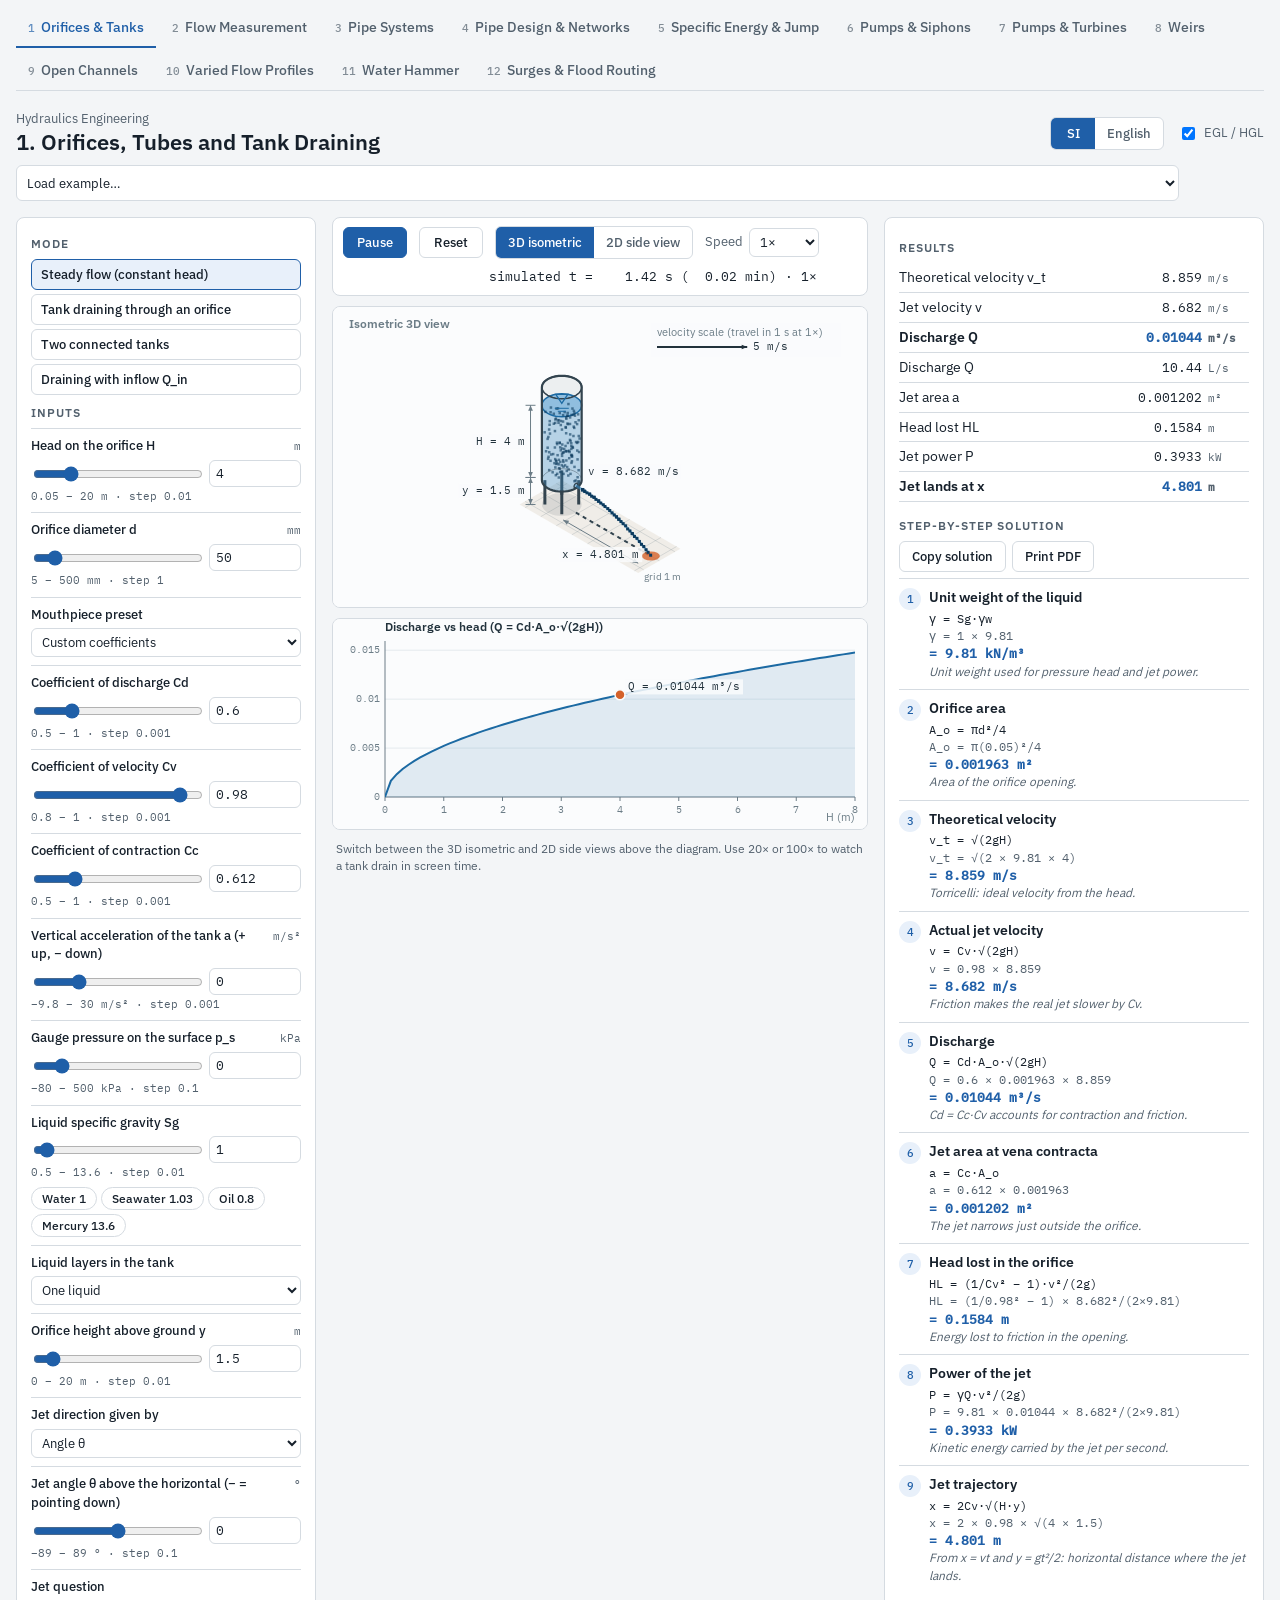
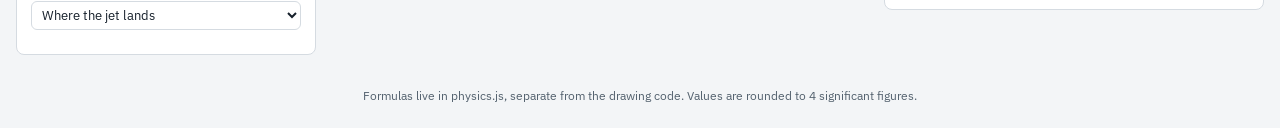
<file: hyd/index.html>
<!DOCTYPE html>
<html lang="en">
<head>
<meta charset="utf-8">
<script>
/* Theme from the main page (light by default); when opened on its own, from the saved choice. */
(function () { var de = document.documentElement, m = 'light';
  try { if (window.parent !== window) { var p = window.parent.document.documentElement; de.classList.add('embedded'); m = p.hasAttribute('data-theme') ? p.getAttribute('data-theme') : 'system'; } else { m = localStorage.getItem('fmh.theme') || 'light'; } } catch (e) {}
  if (m === 'system') de.removeAttribute('data-theme'); else de.setAttribute('data-theme', m === 'dark' ? 'dark' : 'light'); })();
</script>
<meta name="viewport" content="width=device-width, initial-scale=1, viewport-fit=cover">
<title>Hydraulics Engineering</title>
  <link rel="stylesheet" href="../fonts.css">
<style>
/* Layout: lab console — controls | live diagram | worked solution, under a centered title block */
:root {
  --paper: #f2f5f6;
  --panel: #ffffff;
  --ink: #15242d;
  --muted: #5a6b75;
  --rule: #d3dce0;
  --accent: #d4612a;
  --accent-ink: #ffffff;
  --water: #2f86c4;
  --chip: #e8eef1;
  --err-bg: #fde8e6; --err: #a3281f;
  --warn-bg: #fff3d9; --warn: #8a5a00;
  --info-bg: #e6f1f9; --info: #1f5f8f;
  /* canvas palette */
  --c-bg: #fbfcfd; --c-grid: #e4eaee; --c-ink: #22323c; --c-muted: #6c7d87;
  --c-water: #3a90cc; --c-water-deep: #1c6aa3; --c-part: #0d3b5e; --c-foam: #ffffff;
  --c-egl: #d4612a; --c-hgl: #6b4fc8; --c-danger: #d23b3b; --c-ok: #2e8b57;
  --c-soil: #c8b79c; --c-wall: #33444f; --c-air: #fff4dc; --c-pipe: #8796a0;
  --f-display: "IBM Plex Sans", system-ui, sans-serif;
  --f-body: "IBM Plex Sans", system-ui, sans-serif;
  --f-mono: "IBM Plex Mono", ui-monospace, Menlo, Consolas, monospace;
}
@media (prefers-color-scheme: dark) {
  :root:not([data-theme="light"]) {
    --paper: #0e161b; --panel: #142029; --ink: #e1eaee; --muted: #93a5af; --rule: #263642;
    --accent: #f08a50; --accent-ink: #1a0d05; --water: #57a9e0; --chip: #1c2b36;
    --err-bg: #3a1714; --err: #ffb4a8; --warn-bg: #352708; --warn: #f5cd7a; --info-bg: #10293b; --info: #9fd0f2;
    --c-bg: #111c23; --c-grid: #1f2e38; --c-ink: #d7e2e8; --c-muted: #8fa1ab;
    --c-water: #3d97d6; --c-water-deep: #79bdeb; --c-part: #e4f4ff; --c-foam: #ffffff;
    --c-egl: #f08a50; --c-hgl: #a88cff; --c-danger: #ff6b6b; --c-ok: #57c78a;
    --c-soil: #5d513f; --c-wall: #b9c7cf; --c-air: #2b2a22; --c-pipe: #6f808b;
    color-scheme: dark;
  }
}
:root[data-theme="dark"] {
  --paper: #0e161b; --panel: #142029; --ink: #e1eaee; --muted: #93a5af; --rule: #263642;
  --accent: #f08a50; --accent-ink: #1a0d05; --water: #57a9e0; --chip: #1c2b36;
  --err-bg: #3a1714; --err: #ffb4a8; --warn-bg: #352708; --warn: #f5cd7a; --info-bg: #10293b; --info: #9fd0f2;
  --c-bg: #111c23; --c-grid: #1f2e38; --c-ink: #d7e2e8; --c-muted: #8fa1ab;
  --c-water: #3d97d6; --c-water-deep: #79bdeb; --c-part: #e4f4ff; --c-foam: #ffffff;
  --c-egl: #f08a50; --c-hgl: #a88cff; --c-danger: #ff6b6b; --c-ok: #57c78a;
  --c-soil: #5d513f; --c-wall: #b9c7cf; --c-air: #2b2a22; --c-pipe: #6f808b;
  color-scheme: dark;
}
* { box-sizing: border-box; }
body { background: var(--paper); color: var(--ink); font-family: var(--f-body); font-size: 14px; line-height: 1.45; }
.wrap { padding-left: max(16px, env(safe-area-inset-left, 0px)); padding-right: max(16px, env(safe-area-inset-right, 0px)); max-width: 1680px; margin: 0 auto; }
header.top { display: flex; align-items: center; justify-content: center; gap: clamp(12px, 2vw, 24px); padding-block: 22px 10px; }
header.top .logo { flex: none; width: clamp(64px, 9vw, 112px); height: auto; aspect-ratio: 1; border-radius: 12px; background: #ffffff; box-shadow: 0 0 0 1px var(--rule); }
header.top .titles { text-align: left; min-width: 0; }
@media (max-width: 560px) { header.top { flex-direction: column; } header.top .titles { text-align: center; } }
header.top h1 { font-family: var(--f-display); font-weight: 700; font-size: clamp(30px, 4.4vw, 50px); letter-spacing: 0.01em; margin: 0; line-height: 1.02; text-wrap: balance; }
header.top h1 .by { color: var(--accent); }
header.top p { margin: 6px 0 0; font-family: var(--f-display); font-weight: 500; font-size: clamp(15px, 1.7vw, 20px); letter-spacing: 0.04em; color: var(--muted); text-wrap: balance; }
nav.tabs { display: flex; flex-wrap: wrap; gap: 4px; justify-content: center; padding-block: 12px 0; border-bottom: 2px solid var(--rule); }
nav.tabs button { font-family: var(--f-display); font-size: 16px; font-weight: 600; letter-spacing: 0.02em; background: transparent; color: var(--muted); border: 0; border-bottom: 3px solid transparent; padding: 8px 12px 7px; margin-bottom: -2px; cursor: pointer; }
nav.tabs button .n { font-family: var(--f-mono); font-size: 11px; opacity: 0.7; margin-right: 6px; }
nav.tabs button[aria-selected="true"] { color: var(--ink); border-bottom-color: var(--accent); }
nav.tabs button:hover { color: var(--ink); }
.bar { display: flex; flex-wrap: wrap; align-items: center; gap: 10px 16px; padding-block: 12px; }
.bar h2 { font-family: var(--f-display); font-size: 22px; font-weight: 600; margin: 0 auto 0 0; }
.seg { display: inline-flex; border: 1px solid var(--rule); border-radius: 6px; overflow: hidden; background: var(--panel); }
.seg button { border: 0; background: transparent; color: var(--muted); padding: 5px 10px; font: 600 12px var(--f-body); cursor: pointer; }
.seg button[aria-pressed="true"] { background: var(--ink); color: var(--panel); }
label.tog { display: inline-flex; align-items: center; gap: 6px; font-size: 13px; color: var(--muted); cursor: pointer; }
select, input[type="number"] { font: 13px var(--f-body); color: var(--ink); background: var(--panel); border: 1px solid var(--rule); border-radius: 5px; padding: 4px 6px; }
input[type="number"] { font-family: var(--f-mono); width: 100%; min-width: 0; }
.layout { display: grid; grid-template-columns: 300px minmax(0, 1fr) 380px; gap: 16px; align-items: start; padding-bottom: 32px; }
.panel { background: var(--panel); border: 1px solid var(--rule); border-radius: 8px; min-width: 0; }
#left { padding: 12px 14px 16px; }
#right { padding: 12px 14px 16px; }
.ph { font-family: var(--f-display); font-size: 13px; font-weight: 600; text-transform: uppercase; letter-spacing: 0.1em; color: var(--muted); margin: 6px 0 8px; }
.modes { display: flex; flex-direction: column; gap: 4px; margin-bottom: 10px; }
.modes button { text-align: left; border: 1px solid var(--rule); background: transparent; color: var(--ink); border-radius: 5px; padding: 6px 9px; font: 600 13px var(--f-body); cursor: pointer; }
.modes button[aria-pressed="true"] { border-color: var(--accent); background: color-mix(in srgb, var(--accent) 12%, transparent); }
.prm { padding: 8px 0; border-top: 1px solid var(--rule); }
.grp { font-family: var(--f-display); font-weight: 600; font-size: 15px; letter-spacing: 0.02em; margin-top: 12px; padding: 8px 0 2px; border-top: 2px solid var(--ink); }
.grp + .prm { border-top: 0; }
.prm-h { display: flex; justify-content: space-between; gap: 8px; align-items: baseline; }
.prm-h label { font-weight: 600; font-size: 13px; }
.prm-h .u { font-family: var(--f-mono); font-size: 11px; color: var(--muted); white-space: nowrap; }
.prm-c { display: grid; grid-template-columns: minmax(0, 1fr) 92px; gap: 8px; align-items: center; margin-top: 4px; }
.prm-r { font-family: var(--f-mono); font-size: 10.5px; color: var(--muted); margin-top: 2px; }
.prm select { width: 100%; margin-top: 4px; }
input[type="range"] { width: 100%; accent-color: var(--accent); min-width: 0; }
.chips { display: flex; flex-wrap: wrap; gap: 4px; margin-top: 6px; }
.chips button { border: 1px solid var(--rule); background: var(--chip); color: var(--ink); border-radius: 999px; padding: 2px 9px; font: 12px var(--f-body); cursor: pointer; }
.prm.check label { display: flex; gap: 8px; align-items: center; font-weight: 600; font-size: 13px; cursor: pointer; }
#center { display: flex; flex-direction: column; gap: 10px; min-width: 0; }
.anim { display: flex; flex-wrap: wrap; gap: 8px 12px; align-items: center; padding: 8px 10px; }
.anim button.b { border: 1px solid var(--rule); background: var(--panel); color: var(--ink); border-radius: 5px; padding: 5px 11px; font: 600 13px var(--f-body); cursor: pointer; min-width: 64px; }
.anim button.b.primary { background: var(--accent); color: var(--accent-ink); border-color: var(--accent); }
.clock { font-family: var(--f-mono); font-size: 13px; margin-left: auto; font-variant-numeric: tabular-nums; white-space: pre; overflow: hidden; height: 1.5em; line-height: 1.5em; min-width: 46ch; } /* fixed box: the ticking time must not resize the bar */
.cv { padding: 0; overflow: hidden; }
canvas { display: block; width: 100%; touch-action: none; }
.hint { font-size: 12px; color: var(--muted); padding: 0 4px; }
.warns { display: flex; flex-direction: column; gap: 6px; margin-bottom: 10px; }
.w { border-radius: 6px; padding: 7px 10px; font-size: 13px; border-left: 4px solid; }
.w.err { background: var(--err-bg); color: var(--err); }
.w.warn { background: var(--warn-bg); color: var(--warn); }
.w.info { background: var(--info-bg); color: var(--info); }
table.res { width: 100%; border-collapse: collapse; font-variant-numeric: tabular-nums; }
table.res td { padding: 4px 0; border-bottom: 1px solid var(--rule); vertical-align: baseline; }
table.res td.v { text-align: right; font-family: var(--f-mono); font-size: 13px; white-space: nowrap; padding-left: 8px; }
table.res td.u { font-family: var(--f-mono); font-size: 11px; color: var(--muted); padding-left: 6px; white-space: nowrap; }
table.res tr.em td { font-weight: 700; }
table.res tr.em td.v { color: var(--accent); }
.stephead { display: flex; justify-content: space-between; align-items: center; margin-top: 16px; }
.copy { border: 1px solid var(--rule); background: var(--chip); color: var(--ink); border-radius: 5px; padding: 4px 10px; font: 600 12px var(--f-body); cursor: pointer; }
ol.steps { padding-left: 0; margin: 6px 0 0; list-style: none; counter-reset: s; }
ol.steps li { counter-increment: s; padding: 9px 0 9px 30px; border-top: 1px solid var(--rule); position: relative; }
ol.steps li::before { content: counter(s); position: absolute; left: 0; top: 9px; width: 22px; height: 22px; border-radius: 50%; background: var(--chip); font: 600 11px/22px var(--f-mono); text-align: center; color: var(--ink); }
.st-t { font-weight: 700; font-size: 13.5px; }
.st-f, .st-s { font-family: var(--f-mono); font-size: 12px; overflow-wrap: anywhere; }
.st-f { color: var(--ink); margin-top: 2px; }
.st-s { color: var(--muted); }
.st-r { font-family: var(--f-mono); font-size: 12.5px; font-weight: 600; color: var(--accent); }
.st-n { font-size: 12px; color: var(--muted); font-style: italic; }
.st-tab { overflow-x: auto; margin-top: 6px; }
.st-tab table { border-collapse: collapse; font-family: var(--f-mono); font-size: 11px; font-variant-numeric: tabular-nums; }
.st-tab th, .st-tab td { padding: 2px 7px; border-bottom: 1px solid var(--rule); text-align: right; white-space: nowrap; }
sup { font-size: 0.75em; line-height: 0; }
button:focus-visible, select:focus-visible, input:focus-visible { outline: 2px solid var(--accent); outline-offset: 2px; }
footer { color: var(--muted); font-size: 12px; text-align: center; padding-block: 0 24px; }
@media (max-width: 1180px) {
  .layout { grid-template-columns: 290px minmax(0, 1fr); }
  #right { grid-column: 1 / -1; }
}
@media (max-width: 760px) {
  .layout { grid-template-columns: minmax(0, 1fr); }
  #left { order: 2; } #center { order: 1; } #right { order: 3; }
  .clock { margin-left: 0; width: 100%; min-width: 0; font-size: 11px; }
}
@media (prefers-reduced-motion: reduce) { * { scroll-behavior: auto !important; } }
</style>
<style>body{margin:0} .stephead .btns{display:flex;gap:6px} .stephead{flex-wrap:wrap;gap:8px} nav.tabs{padding-top:4px} [hidden]{display:none!important} #presetSel{max-width:100%;min-width:0;text-overflow:ellipsis}</style>
<link rel="stylesheet" href="../skin.css">
</head>
<body>
<div class="wrap">
  <nav class="tabs" id="tabs" role="tablist" aria-label="Modules"></nav>
  <div class="bar">
    <div class="ttl"><div class="crumb">Hydraulics Engineering</div><h2 id="modTitle">Module</h2></div>
    <div class="seg" role="group" aria-label="Units">
      <button id="uSI" aria-pressed="true">SI</button><button id="uEN" aria-pressed="false">English</button>
    </div>
    <label class="tog"><input type="checkbox" id="eglTog" checked> EGL / HGL</label>
    <select id="presetSel" aria-label="Load example"></select>
  </div>
  <main class="layout">
    <aside class="panel" id="left" aria-label="Inputs"></aside>
    <section id="center">
      <div class="panel anim">
        <button class="b primary" id="playBtn">Pause</button>
        <button class="b" id="resetBtn">Reset</button>
        <div class="seg" id="viewSeg" role="group" aria-label="Diagram view"><button id="v3d" aria-pressed="true">3D isometric</button><button id="v2d" aria-pressed="false">2D side view</button></div>
        <label class="tog">Speed
          <select id="speedSel">
            <option value="0.25">0.25×</option><option value="0.5">0.5×</option><option value="1">1×</option><option value="2">2×</option>
            <option value="5">5×</option><option value="20">20×</option><option value="100">100×</option>
          </select>
        </label>
        <span class="clock" id="clock">t = 0 s</span>
      </div>
      <div class="panel cv"><canvas id="cvMain" aria-label="Diagram and flow animation"></canvas></div>
      <div class="panel cv"><canvas id="cvAux" aria-label="Plots"></canvas></div>
      <div class="hint" id="hint"></div>
    </section>
    <aside class="panel" id="right" aria-label="Results and solution">
      <div class="warns" id="warns"></div>
      <div class="ph">Results</div>
      <table class="res" id="results"></table>
      <div class="stephead"><div class="ph" style="margin:0">Step-by-step solution</div><div class="btns"><button class="copy" id="copyBtn">Copy solution</button><button class="copy" id="pdfBtn">Print PDF</button></div></div>
      <ol class="steps" id="steps"></ol>
    </aside>
  </main>
  <footer>Formulas live in physics.js, separate from the drawing code. Values are rounded to 4 significant figures.</footer>
</div>
<script src="../vendor/html2canvas.min.js"></script>
<script src="../vendor/jspdf.umd.min.js"></script>
<script src="../report.js"></script>
<script src="physics.js"></script>
<script src="physics3.js"></script>
  <script src="physics4.js"></script>
  <script src="physics5.js"></script>
<script src="modsB.js"></script>
  <script src="modsC.js"></script>
  <script src="modsD.js"></script>
<script src="app.js"></script>

</body>
</html>
</file>
<file: fonts.css>
/* IBM Plex Sans and IBM Plex Mono, self-hosted (SIL Open Font License, vendor/fonts/OFL.txt).
   Same faces as the Structural Analysis and Design Calculator. */
@font-face{font-family:'IBM Plex Sans';font-style:normal;font-weight:400;font-display:swap;src:url('vendor/fonts/ibm-plex-sans-latin-400-normal.woff2') format('woff2');unicode-range:U+0000-00FF,U+0131,U+0152-0153,U+02BB-02BC,U+02C6,U+02DA,U+02DC,U+2000-206F,U+20AC,U+2122,U+2191,U+2193,U+2212,U+2215,U+FEFF,U+FFFD}
@font-face{font-family:'IBM Plex Sans';font-style:normal;font-weight:500;font-display:swap;src:url('vendor/fonts/ibm-plex-sans-latin-500-normal.woff2') format('woff2');unicode-range:U+0000-00FF,U+0131,U+0152-0153,U+02BB-02BC,U+02C6,U+02DA,U+02DC,U+2000-206F,U+20AC,U+2122,U+2191,U+2193,U+2212,U+2215,U+FEFF,U+FFFD}
@font-face{font-family:'IBM Plex Sans';font-style:normal;font-weight:600;font-display:swap;src:url('vendor/fonts/ibm-plex-sans-latin-600-normal.woff2') format('woff2');unicode-range:U+0000-00FF,U+0131,U+0152-0153,U+02BB-02BC,U+02C6,U+02DA,U+02DC,U+2000-206F,U+20AC,U+2122,U+2191,U+2193,U+2212,U+2215,U+FEFF,U+FFFD}
@font-face{font-family:'IBM Plex Sans';font-style:normal;font-weight:400;font-display:swap;src:url('vendor/fonts/ibm-plex-sans-greek-400-normal.woff2') format('woff2');unicode-range:U+0370-0377,U+037A-037F,U+0384-038A,U+038C,U+038E-03A1,U+03A3-03FF}
@font-face{font-family:'IBM Plex Sans';font-style:normal;font-weight:500;font-display:swap;src:url('vendor/fonts/ibm-plex-sans-greek-500-normal.woff2') format('woff2');unicode-range:U+0370-0377,U+037A-037F,U+0384-038A,U+038C,U+038E-03A1,U+03A3-03FF}
@font-face{font-family:'IBM Plex Sans';font-style:normal;font-weight:600;font-display:swap;src:url('vendor/fonts/ibm-plex-sans-greek-600-normal.woff2') format('woff2');unicode-range:U+0370-0377,U+037A-037F,U+0384-038A,U+038C,U+038E-03A1,U+03A3-03FF}
@font-face{font-family:'IBM Plex Mono';font-style:normal;font-weight:400;font-display:swap;src:url('vendor/fonts/ibm-plex-mono-latin-400-normal.woff2') format('woff2');unicode-range:U+0000-00FF,U+0131,U+0152-0153,U+02BB-02BC,U+02C6,U+02DA,U+02DC,U+2000-206F,U+20AC,U+2122,U+2191,U+2193,U+2212,U+2215,U+FEFF,U+FFFD}
@font-face{font-family:'IBM Plex Mono';font-style:normal;font-weight:500;font-display:swap;src:url('vendor/fonts/ibm-plex-mono-latin-500-normal.woff2') format('woff2');unicode-range:U+0000-00FF,U+0131,U+0152-0153,U+02BB-02BC,U+02C6,U+02DA,U+02DC,U+2000-206F,U+20AC,U+2122,U+2191,U+2193,U+2212,U+2215,U+FEFF,U+FFFD}
</file>
<file: fm/styles.css>
/* Fluid Mechanics — styled to match the Hydraulics Engineering console:
   tabs | title bar | controls · diagram · worked solution. */
:root {
  --paper: #f2f5f6; --panel: #ffffff; --ink: #15242d; --muted: #5a6b75; --rule: #d3dce0;
  --accent: #d4612a; --accent-ink: #ffffff; --chip: #e8eef1; --field: #ffffff;
  --err-bg: #fde8e6; --err: #a3281f; --warn-bg: #fff3d9; --warn: #8a5a00; --ok-bg: #e3f6ea; --ok: #1e7a45; --info-bg: #e6f1f9; --info: #1f5f8f;
  --sheet: #fbfcfd;
  --f-display: "IBM Plex Sans", system-ui, sans-serif;
  --f-body: "IBM Plex Sans", system-ui, sans-serif;
  --f-mono: "IBM Plex Mono", ui-monospace, Menlo, Consolas, monospace;
  color-scheme: light;
}
@media (prefers-color-scheme: dark) {
  :root:not([data-theme="light"]) {
    --paper: #0e161b; --panel: #142029; --ink: #e1eaee; --muted: #93a5af; --rule: #263642;
    --accent: #f08a50; --accent-ink: #1a0d05; --chip: #1c2b36; --field: #0f1a21;
    --err-bg: #3a1714; --err: #ffb4a8; --warn-bg: #352708; --warn: #f5cd7a; --ok-bg: #12301f; --ok: #8fe0b0; --info-bg: #10293b; --info: #9fd0f2;
    color-scheme: dark;
  }
}
:root[data-theme="dark"] {
  --paper: #0e161b; --panel: #142029; --ink: #e1eaee; --muted: #93a5af; --rule: #263642;
  --accent: #f08a50; --accent-ink: #1a0d05; --chip: #1c2b36; --field: #0f1a21;
  --err-bg: #3a1714; --err: #ffb4a8; --warn-bg: #352708; --warn: #f5cd7a; --ok-bg: #12301f; --ok: #8fe0b0; --info-bg: #10293b; --info: #9fd0f2;
  color-scheme: dark;
}
* { box-sizing: border-box; }
html, body { margin: 0; }
body { background: var(--paper); color: var(--ink); font-family: var(--f-body); font-size: 14px; line-height: 1.45; }
[hidden] { display: none !important; }
.wrap { padding: 0 16px; max-width: 1680px; margin: 0 auto; }

/* module tabs */
nav.tabs { display: flex; flex-wrap: wrap; gap: 4px; justify-content: center; padding-top: 4px; border-bottom: 2px solid var(--rule); }
nav.tabs button { font-family: var(--f-display); font-size: 16px; font-weight: 600; letter-spacing: 0.02em; background: transparent; color: var(--muted); border: 0; border-bottom: 3px solid transparent; padding: 8px 12px 7px; margin-bottom: -2px; cursor: pointer; }
nav.tabs button .n { font-family: var(--f-mono); font-size: 11px; opacity: 0.7; margin-right: 6px; }
nav.tabs button[aria-selected="true"] { color: var(--ink); border-bottom-color: var(--accent); }
nav.tabs button:hover { color: var(--ink); }

/* title bar */
.bar { display: flex; flex-wrap: wrap; align-items: center; gap: 10px 16px; padding-block: 12px; }
.bar h2 { font-family: var(--f-display); font-size: 22px; font-weight: 600; margin: 0 auto 0 0; }
.bar select { width: auto; min-width: 220px; max-width: 100%; }
label.tog { display: inline-flex; align-items: center; gap: 6px; font-size: 13px; color: var(--muted); cursor: pointer; }

/* segmented buttons (global and inside the controls) */
.seg { display: inline-flex; flex-wrap: wrap; border: 1px solid var(--rule); border-radius: 6px; overflow: hidden; background: var(--panel); }
.seg button { border: 0; background: transparent; color: var(--muted); padding: 5px 10px; font: 600 12px var(--f-body); cursor: pointer; }
.seg button + button { border-left: 1px solid var(--rule); }
.seg button[aria-pressed="true"], .seg button.on { background: var(--ink); color: var(--panel); }

select, input[type="number"], input.txt { font: 13px var(--f-body); color: var(--ink); background: var(--field); border: 1px solid var(--rule); border-radius: 5px; padding: 4px 6px; }
select { width: 100%; }
input.txt { width: 100%; box-sizing: border-box; font-family: var(--f-mono, ui-monospace, monospace); }
input[type="number"] { font-family: var(--f-mono); }
input[type="range"] { width: 100%; accent-color: var(--accent); min-width: 0; }
button:focus-visible, select:focus-visible, input:focus-visible { outline: 2px solid var(--accent); outline-offset: 2px; }

/* three-column console */
.layout { display: grid; grid-template-columns: 310px minmax(0, 1fr) 390px; gap: 16px; align-items: start; padding-bottom: 32px; }
.panel { background: var(--panel); border: 1px solid var(--rule); border-radius: 8px; min-width: 0; }
#controlsPanel, #right { padding: 12px 14px 16px; }
#center { display: flex; flex-direction: column; gap: 10px; min-width: 0; }
.ph { font-family: var(--f-display); font-size: 13px; font-weight: 600; text-transform: uppercase; letter-spacing: 0.1em; color: var(--muted); margin: 6px 0 8px; }

/* controls produced by ui.js */
.ctl-section { margin-top: 12px; padding-top: 6px; border-top: 2px solid var(--ink); }
.ctl-title { font-family: var(--f-display); font-weight: 600; font-size: 15px; letter-spacing: 0.02em; margin-bottom: 2px; color: var(--ink); }
.ctl-row { padding: 7px 0; border-top: 1px solid var(--rule); }
.ctl-section > .ctl-row:first-of-type, .ctl-title + .ctl-row { border-top: 0; }
.ctl-row.disabled { opacity: .5; }
.ctl-label { display: flex; justify-content: space-between; align-items: center; gap: 8px; font-weight: 600; font-size: 13px; margin-bottom: 4px; }
.ctl-num { display: flex; align-items: center; gap: 4px; white-space: nowrap; }
.ctl-num input.num { width: 92px; text-align: right; }
.ctl-num .unit { font-family: var(--f-mono); font-size: 11px; color: var(--muted); min-width: 30px; }
.ctl-range { font-family: var(--f-mono); font-size: 10.5px; color: var(--muted); margin-top: 2px; }
.ctl-note { font-size: 12px; color: var(--info); background: var(--info-bg); padding: 6px 9px; border-radius: 6px; margin: 6px 0; }
.toggle label { display: flex; align-items: center; gap: 8px; cursor: pointer; font-weight: 600; font-size: 13px; }
.presets { display: flex; flex-wrap: wrap; gap: 4px; margin-top: 6px; }
.presets button { border: 1px solid var(--rule); background: var(--chip); color: var(--ink); border-radius: 999px; padding: 2px 9px; font: 12px var(--f-body); cursor: pointer; }
.presets button.on { border-color: var(--accent); color: var(--accent); font-weight: 700; }
.btn { border: 1px solid var(--rule); background: var(--chip); color: var(--ink); border-radius: 5px; padding: 5px 11px; font: 600 13px var(--f-body); cursor: pointer; }
.btn.small { padding: 3px 9px; font-size: 12px; }
.ptbl { display: grid; gap: 4px; margin-top: 6px; }
.ptrow { display: grid; grid-template-columns: 22px 1fr 1fr 30px; gap: 6px; align-items: center; font-family: var(--f-mono); font-size: 12px; }
.ptrow.ph { font-size: 11.5px; color: var(--muted); font-weight: 600; margin: 0; }
.ptrow input.num { width: 100%; text-align: right; }

/* diagram */
.anim { display: flex; flex-wrap: wrap; gap: 8px 12px; align-items: center; padding: 8px 10px; }
.pill { padding: 4px 12px; border-radius: 999px; font-weight: 700; font-size: 13px; margin-right: auto; }
.pill.ok { background: var(--ok-bg); color: var(--ok); }
.pill.warn { background: var(--warn-bg); color: var(--warn); }
.pill.bad { background: var(--err-bg); color: var(--err); }
.cv { padding: 0; overflow: hidden; }
.canvas-wrap { position: relative; height: clamp(440px, calc(var(--vh, 1vh) * 64), 700px); background: var(--sheet); }
#svg2d, #cv3d { position: absolute; inset: 0; width: 100%; height: 100%; display: block; }
#cv3d { cursor: grab; touch-action: none; background: linear-gradient(#fbfdff, #eef3f8); }
.legend { display: flex; gap: 14px; flex-wrap: wrap; padding: 6px 12px; border-top: 1px solid var(--rule); font-size: 11.5px; color: var(--muted); background: var(--panel); }
.legend i { display: inline-block; width: 10px; height: 10px; border-radius: 50%; margin-right: 5px; vertical-align: -1px; }
.hint { font-size: 12px; color: var(--muted); padding: 0 4px; }
svg .lbl { paint-order: stroke; stroke: #fff; stroke-width: 3px; stroke-linejoin: round; font-family: "IBM Plex Sans", system-ui, sans-serif; }

/* results & solution */
#msgs { display: flex; flex-direction: column; gap: 6px; margin-bottom: 10px; }
.msg { border-radius: 6px; padding: 7px 10px; font-size: 13px; border-left: 4px solid; }
.msg.err { background: var(--err-bg); color: var(--err); }
.msg.warn { background: var(--warn-bg); color: var(--warn); }
table.results { width: 100%; border-collapse: collapse; font-variant-numeric: tabular-nums; }
table.results td { padding: 4px 0; border-bottom: 1px solid var(--rule); vertical-align: baseline; }
table.results td.v { text-align: right; font-family: var(--f-mono); font-size: 13px; white-space: nowrap; padding-left: 8px; }
table.results td.u { font-family: var(--f-mono); font-size: 11px; color: var(--muted); padding-left: 6px; white-space: nowrap; }
table.results tr.hl td { font-weight: 700; }
table.results tr.hl td.v { color: var(--accent); }
.stephead { display: flex; justify-content: space-between; align-items: center; gap: 8px; margin-top: 16px; flex-wrap: wrap; }
.stephead .btns { display: flex; gap: 6px; }
.copy { border: 1px solid var(--rule); background: var(--chip); color: var(--ink); border-radius: 5px; padding: 4px 10px; font: 600 12px var(--f-body); cursor: pointer; }
ol.steps { padding-left: 0; margin: 6px 0 0; list-style: none; counter-reset: s; }
ol.steps li { counter-increment: s; padding: 9px 0 9px 30px; border-top: 1px solid var(--rule); position: relative; }
ol.steps li::before { content: counter(s); position: absolute; left: 0; top: 9px; width: 22px; height: 22px; border-radius: 50%; background: var(--chip); font: 600 11px/22px var(--f-mono); text-align: center; color: var(--ink); }
.st-t { font-weight: 700; font-size: 13.5px; }
.st-f, .st-s { font-family: var(--f-mono); font-size: 12px; overflow-wrap: anywhere; }
.st-f { color: var(--ink); margin-top: 2px; }
.st-s { color: var(--muted); }
.st-r { font-family: var(--f-mono); font-size: 12.5px; font-weight: 600; color: var(--accent); }
.st-n { font-size: 12px; color: var(--muted); font-style: italic; }
footer { color: var(--muted); font-size: 12px; text-align: center; padding-block: 0 24px; }

@media (max-width: 1180px) {
  .layout { grid-template-columns: 290px minmax(0, 1fr); }
  #right { grid-column: 1 / -1; }
}
@media (max-width: 760px) {
  .layout { grid-template-columns: minmax(0, 1fr); }
  #controlsPanel { order: 2; } #center { order: 1; } #right { order: 3; }
  .canvas-wrap { height: 420px; }
  .bar select { min-width: 0; width: 100%; }
}
</file>
<file: skin.css>
/* Shared look for the three solvers (fm/, hyd/, geo/), loaded after each solver's own styles.
   Matches the Structural Analysis and Design Calculator: IBM Plex type, blue accent, quiet panels.
   Diagram colours (--c-* and the SVG/canvas palettes) are left to each solver. */
:root {
  --paper: #F3F5F7; --panel: #FFFFFF; --ink: #16202B; --muted: #52606D; --rule: #D5DBE1;
  --accent: #1F5FA8; --accent-ink: #FFFFFF; --tint: #E8F0FA; --chip: #EEF2F5; --field: #FFFFFF;
  --brand: #9A5B00;
  --f-display: "IBM Plex Sans", system-ui, sans-serif;
  --f-body: "IBM Plex Sans", system-ui, sans-serif;
  --f-mono: "IBM Plex Mono", ui-monospace, Menlo, Consolas, monospace;
}
@media (prefers-color-scheme: dark) {
  :root:not([data-theme="light"]) {
    --paper: #0F151C; --panel: #18212B; --ink: #E6EDF3; --muted: #9AA7B4; --rule: #2B3744;
    --accent: #74ACEC; --accent-ink: #0F151C; --tint: #1D2C3D; --chip: #1F2A36; --field: #121A22;
    --brand: #E9B44C;
  }
}
:root[data-theme="dark"] {
  --paper: #0F151C; --panel: #18212B; --ink: #E6EDF3; --muted: #9AA7B4; --rule: #2B3744;
  --accent: #74ACEC; --accent-ink: #0F151C; --tint: #1D2C3D; --chip: #1F2A36; --field: #121A22;
  --brand: #E9B44C;
}
body { font-family: var(--f-body); }

/* Module tabs: underlined text tabs. Inside the main page the sidebar lists the modules instead. */
nav.tabs { justify-content: flex-start; gap: 4px; padding-top: 8px; border-bottom: 1px solid var(--rule); }
nav.tabs button { font: 500 14px var(--f-body); letter-spacing: 0; color: var(--muted); border-bottom: 2px solid transparent; padding: 8px 12px; margin-bottom: -1px; min-height: 40px; }
nav.tabs button .n { font: 500 11px var(--f-mono); margin-right: 6px; }
nav.tabs button[aria-selected="true"] { color: var(--accent); border-bottom-color: var(--accent); }
nav.tabs button:hover { color: var(--accent); }
html.embedded nav.tabs { display: none; }

/* Title bar: discipline label over the module name, controls on the right. */
.bar { padding-block: 20px 16px; gap: 10px 14px; }
.bar .ttl { margin: 0 auto 0 0; min-width: 0; }
.bar .crumb { font-size: 13px; color: var(--muted); line-height: 1.3; }
.bar h2, .bar .ttl h2 { font: 600 22px/1.25 var(--f-body); letter-spacing: 0; margin: 0; }
.bar select { height: 36px; }

/* Segmented buttons: the chosen option fills with the accent. */
.seg { border-radius: 6px; background: var(--panel); }
.seg button { font: 500 13px var(--f-body); padding: 7px 12px; min-width: 44px; }
.seg button:hover { color: var(--ink); }
.seg button[aria-pressed="true"], .seg button.on { background: var(--accent); color: var(--accent-ink); }
.seg button + button { border-left-color: var(--rule); }

/* Inputs */
select, input[type="number"], input.txt { border-radius: 6px; font-family: var(--f-body); }
input[type="number"] { font-family: var(--f-mono); }

/* Plain buttons: white with a thin border; hover in the accent. */
.btn, .copy, .anim button.b { background: var(--panel); border: 1px solid var(--rule); border-radius: 6px; color: var(--ink); font: 500 13px var(--f-body); padding: 6px 12px; }
.btn.small { font-size: 12px; padding: 4px 10px; }
.btn:hover, .copy:hover, .anim button.b:hover { border-color: var(--accent); color: var(--accent); }
.anim button.b.primary { background: var(--accent); border-color: var(--accent); color: var(--accent-ink); }
.anim button.b.primary:hover { color: var(--accent-ink); }

/* Panel headings and control groups */
.panel { border-radius: 8px; }
.ph { font: 600 12px var(--f-body); letter-spacing: 0.08em; text-transform: uppercase; color: var(--muted); }
.ctl-section { border-top: 1px solid var(--rule); padding-top: 10px; margin-top: 14px; }
.ctl-title, .grp { font: 600 14px var(--f-body); letter-spacing: 0; color: var(--ink); }
.grp { border-top: 1px solid var(--rule); padding-top: 12px; margin-top: 14px; }
.ctl-label, .prm-h label, .toggle label, .prm.check label { font-weight: 500; }

/* Preset chips and mode lists */
.presets button, .chips button { background: var(--panel); border: 1px solid var(--rule); border-radius: 999px; font: 500 12px var(--f-body); padding: 3px 10px; }
.presets button:hover, .chips button:hover { border-color: var(--accent); color: var(--accent); }
.presets button.on { background: var(--accent); border-color: var(--accent); color: var(--accent-ink); font-weight: 500; }
.modes button { border-radius: 6px; font: 500 13px var(--f-body); }
.modes button:hover { border-color: var(--accent); }
.modes button[aria-pressed="true"] { border-color: var(--accent); background: var(--tint); color: var(--ink); }

/* Results and worked solution */
.pill { font-weight: 600; }
table.results tr.hl td, table.res tr.em td { font-weight: 600; }
.st-t { font-weight: 600; }
ol.steps li::before { background: var(--tint); color: var(--accent); font-weight: 500; }
svg .lbl { font-family: "IBM Plex Sans", system-ui, sans-serif; }
footer { font-family: var(--f-body); }

/* Space for the in-page diagram columns once the sidebar takes its share of the width. */
@media (min-width: 1060px) and (max-width: 1180px) {
  .layout { grid-template-columns: 270px minmax(0, 1fr) 330px; }
  #right { grid-column: auto; }
}
@media (max-width: 760px) {
  .bar { padding-block: 14px 12px; }
  .bar .ttl { flex: 1 1 100%; }
  .seg button { padding: 9px 12px; }
}
</file>
<file: geo/styles.css>
/* Geotechnical additions on top of ../fm/styles.css */
.plot-wrap { position: relative; height: clamp(260px, calc(var(--vh, 1vh) * 34), 360px); background: var(--sheet); }
#svgPlot { position: absolute; inset: 0; width: 100%; height: 100%; display: block; }
.lyr-list { display: grid; gap: 8px; margin-top: 4px; }
.lyr { border: 1px solid var(--rule); border-radius: 7px; padding: 6px 8px 8px; background: var(--paper); }
.lyr-head { display: flex; align-items: center; gap: 6px; margin-bottom: 6px; }
.lyr-n { flex: none; width: 20px; height: 20px; border-radius: 4px; border: 1px solid rgba(0,0,0,.25); font: 600 11px/18px var(--f-mono); text-align: center; color: #2b2116; }
.lyr-t { font-weight: 700; font-size: 13px; margin-right: auto; white-space: nowrap; overflow: hidden; text-overflow: ellipsis; }
.lyr-soil { width: auto; max-width: 128px; font-size: 12px; padding: 2px 4px; }
.lyr-x { padding: 1px 8px; }
.lyr-x:disabled { opacity: .4; cursor: default; }
.lyr-grid { display: grid; grid-template-columns: 1fr 1fr; gap: 5px 8px; }
.lyr-f { display: flex; flex-direction: column; gap: 2px; min-width: 0; }
.lyr-wide { grid-column: 1 / -1; }
.lyr-src { width: 100%; }
.known-row { display: grid; grid-template-columns: auto 1fr minmax(0, 92px) auto; gap: 6px; align-items: center; margin: 3px 0; font-size: 13px; }
.known-row input.num { width: 100%; }
.known-row.off .num { opacity: .45; }
.known-row .unit { min-width: 2.6em; }
.lyr-fl { font-size: 11.5px; color: var(--muted); font-weight: 600; white-space: nowrap; overflow: hidden; text-overflow: ellipsis; }
.lyr-fi { display: flex; align-items: center; gap: 3px; }
.lyr-fi input.num { width: 100%; min-width: 0; text-align: right; font-size: 12px; padding: 3px 4px; }
.lyr-fi .unit { font-family: var(--f-mono); font-size: 10px; color: var(--muted); white-space: nowrap; }
.legend i.ln { border-radius: 0; height: 3px; width: 14px; vertical-align: 3px; }
.legend i.sq { border-radius: 2px; }
</file>
